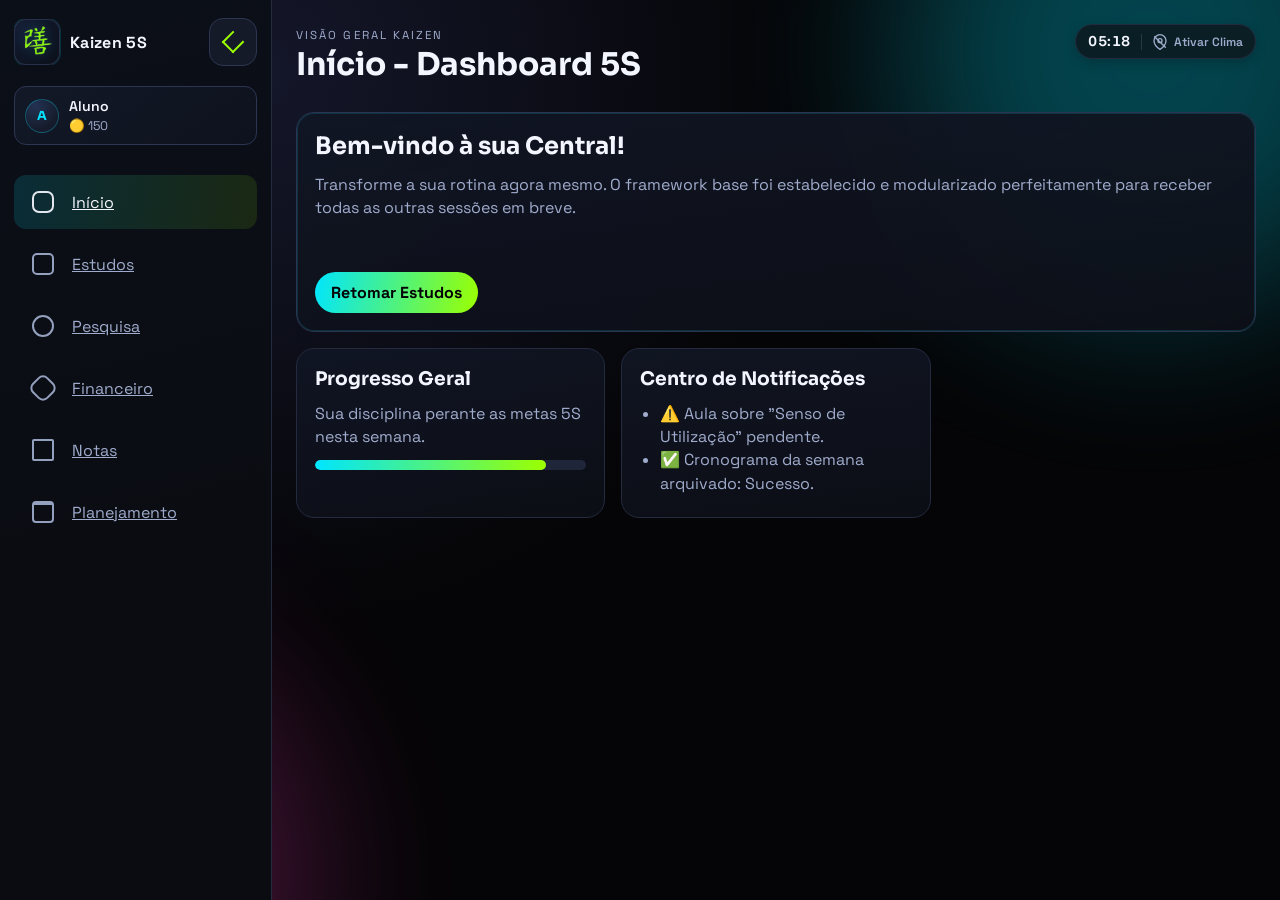
<file: index.html>
<!DOCTYPE html>
<html lang="pt-BR">
  <head>
    <meta charset="UTF-8" />
    <meta name="viewport" content="width=device-width, initial-scale=1.0" />
    <title>Kaizen 5S</title>
    <link rel="icon" type="image/svg+xml" href="assets/kaizen-favicon.svg" />
    <link rel="alternate icon" type="image/png" sizes="32x32" href="assets/kaizen-logo.png" />
    <link rel="apple-touch-icon" href="assets/kaizen-logo.png" />
    <link rel="preconnect" href="https://fonts.googleapis.com" />
    <link rel="preconnect" href="https://fonts.gstatic.com" crossorigin />
    <link
      href="https://fonts.googleapis.com/css2?family=Space+Grotesk:wght@400;500;600;700&family=Sora:wght@500;600;700&display=swap"
      rel="stylesheet"
    />
    <link rel="stylesheet" href="src/styles/styles.css" />
  </head>
  <body>
    <div class="bg-glow bg-glow--one" aria-hidden="true"></div>
    <div class="bg-glow bg-glow--two" aria-hidden="true"></div>

    <div class="app-shell" id="appShell">
      <aside class="sidebar is-open is-pinned" id="sidebar" aria-label="Barra lateral">
        <div class="sidebar__head">
          <div class="brand">
            <span class="brand__logo" aria-hidden="true">
              <img src="assets/kaizen-logo.png" alt="" class="brand__logo-img" />
            </span>
            <span class="brand__name">Kaizen 5S</span>
          </div>

          <button
            class="icon-btn icon-btn--pin"
            id="sidebarToggle"
            aria-label="Recuar ou expandir sidebar"
            aria-expanded="true"
            title="Recuar ou expandir sidebar"
          >
            <span class="pin-shape" aria-hidden="true"></span>
          </button>
        </div>

        <a href="src/pages/perfil.html" class="profile-card">
          <span class="profile-card__avatar" aria-hidden="true">A</span>
          <span class="profile-card__meta">
            <span class="profile-card__name">Aluno</span>
            <span class="profile-card__coins">🟡 150</span>
          </span>
        </a>

        <nav class="sidebar__nav" aria-label="Areas">
          <a href="index.html" class="nav-item is-active">
            <span class="nav-icon nav-icon--home" aria-hidden="true"></span>
            <span class="nav-text">Início</span>
          </a>
          <a href="src/pages/estudos.html" class="nav-item">
            <span class="nav-icon nav-icon--study" aria-hidden="true"></span>
            <span class="nav-text">Estudos</span>
          </a>
          <a href="src/pages/pesquisa.html" class="nav-item">
            <span class="nav-icon nav-icon--research" aria-hidden="true"></span>
            <span class="nav-text">Pesquisa</span>
          </a>
          <a href="src/pages/financeiro.html" class="nav-item">
            <span class="nav-icon nav-icon--finance" aria-hidden="true"></span>
            <span class="nav-text">Financeiro</span>
          </a>
          <a href="src/pages/notas.html" class="nav-item">
            <span class="nav-icon nav-icon--notes" aria-hidden="true"></span>
            <span class="nav-text">Notas</span>
          </a>
          <a href="src/pages/planejamento.html" class="nav-item">
            <span class="nav-icon nav-icon--calendar" aria-hidden="true"></span>
            <span class="nav-text">Planejamento</span>
          </a>
        </nav>
      </aside>

      <main class="main-panel">
        <header class="topbar">
          <div class="topbar__title-wrap">
            <p class="eyebrow">Visão Geral Kaizen</p>
            <h1>Início - Dashboard 5S</h1>
          </div>
        </header>

        <section class="dashboard-grid" aria-label="Visao geral da plataforma">
          <article class="panel-card panel-card--feature">
            <h2>Bem-vindo à sua Central!</h2>
            <p>
              Transforme a sua rotina agora mesmo. O framework base foi estabelecido e modularizado perfeitamente para receber todas as outras sessões em breve.
            </p>
            <a href="src/pages/estudos.html" class="cta cta--linkblock">Retomar Estudos</a>
          </article>

          <article class="panel-card">
            <h3>Progresso Geral</h3>
            <p>Sua disciplina perante as metas 5S nesta semana.</p>
            <div class="progress-track" aria-label="Progresso semanal">
              <span class="progress-fill--85"></span>
            </div>
          </article>

          <article class="panel-card">
            <h3>Centro de Notificações</h3>
            <ul>
              <li>⚠️ Aula sobre "Senso de Utilização" pendente.</li>
              <li>✅ Cronograma da semana arquivado: Sucesso.</li>
            </ul>
          </article>
        </section>
      </main>
    </div>

    <script src="src/scripts/script.js"></script>
  </body>
</html>
</file>
<file: src/styles/styles.css>
:root {
  --bg-main: #050507;
  --bg-panel: #0f1117;
  --bg-panel-strong: #121624;
  --line: #242b3f;
  --text-main: #f4f6ff;
  --text-soft: #a0accd;
  --neon-cyan: #00e5ff;
  --neon-lime: #9cff00;
  --neon-pink: #ff3ebf;
  --radius-lg: 18px;
  --radius-md: 12px;
  --sidebar-open: 272px;
  --sidebar-rail: 86px;
}

* {
  box-sizing: border-box;
}

html,
body {
  margin: 0;
  min-height: 100%;
}

body {
  font-family: "Space Grotesk", sans-serif;
  color: var(--text-main);
  background: radial-gradient(circle at 20% 8%, #14172a 0%, #050507 42%), var(--bg-main);
  overflow-x: hidden;
}

h1,
h2,
h3 {
  font-family: "Sora", sans-serif;
  margin: 0;
}

p {
  margin: 0;
}

ul {
  margin: 0;
  padding-left: 20px;
}

.bg-glow {
  position: fixed;
  z-index: 0;
  width: 40vw;
  height: 40vw;
  border-radius: 999px;
  filter: blur(88px);
  opacity: 0.28;
  pointer-events: none;
}

.bg-glow--one {
  background: var(--neon-cyan);
  top: -16vw;
  right: -10vw;
}

.bg-glow--two {
  background: var(--neon-pink);
  bottom: -18vw;
  left: -16vw;
}

.app-shell {
  --layout-sidebar-width: var(--sidebar-open);
  position: relative;
  z-index: 1;
  min-height: 100vh;
  display: grid;
  grid-template-columns: var(--layout-sidebar-width) minmax(0, 1fr);
  transition: grid-template-columns 280ms cubic-bezier(0.4, 0, 0.2, 1);
}

.sidebar {
  width: 100%;
  background: linear-gradient(165deg, #0b0f18 0%, #0a0c11 72%);
  border-right: 1px solid var(--line);
  padding: 18px 14px;
  display: flex;
  flex-direction: column;
  gap: 18px;
  overflow: hidden;
  transition: width 280ms cubic-bezier(0.4, 0, 0.2, 1), transform 280ms cubic-bezier(0.4, 0, 0.2, 1), box-shadow 280ms cubic-bezier(0.4, 0, 0.2, 1);
}

.sidebar__head {
  display: grid;
  grid-template-columns: minmax(0, 1fr) auto;
  align-items: center;
  gap: 12px;
  min-height: 48px;
}

.brand {
  display: inline-flex;
  align-items: center;
  gap: 10px;
  min-width: 0;
  min-height: 46px;
  height: 46px;
  max-width: 100%;
  overflow: hidden;
  white-space: nowrap;
  transition: opacity 150ms ease, transform 280ms cubic-bezier(0.4, 0, 0.2, 1);
}

.brand__logo {
  width: 46px;
  height: 46px;
  border-radius: 12px;
  display: inline-flex;
  align-items: center;
  justify-content: center;
  flex: 0 0 auto;
  position: relative;
}

.brand__logo::before {
  content: "";
  position: absolute;
  inset: 0;
  border-radius: 12px;
  background: radial-gradient(circle at 20% 20%, #151e36, #0b0f18);
  box-shadow: inset 0 0 0 1px #27304a, 0 0 0 1px rgba(0, 229, 255, 0.16);
  z-index: 0;
}

.brand__logo-img {
  width: 76%;
  height: 76%;
  object-fit: contain;
  filter: drop-shadow(0 0 6px rgba(0, 229, 255, 0.22));
  position: relative;
  z-index: 1;
  transform: translateY(-1px);
}

.brand__name {
  font-weight: 700;
  letter-spacing: 0.02em;
  white-space: nowrap;
}

.icon-btn,
.nav-item {
  cursor: pointer;
  border: 0;
  color: inherit;
  font: inherit;
}

.icon-btn {
  width: 48px;
  height: 48px;
  border-radius: 14px;
  background: #151a29;
  border: 1px solid #2d3651;
  display: inline-flex;
  align-items: center;
  justify-content: center;
  position: relative;
}

.icon-btn:hover,
.icon-btn:focus-visible {
  border-color: var(--neon-cyan);
  box-shadow: 0 0 0 1px rgba(0, 229, 255, 0.35);
}

.pin-shape {
  width: 16px;
  height: 16px;
  display: inline-block;
  border-left: 2px solid var(--neon-lime);
  border-right: 2px solid var(--neon-lime);
  border-bottom: 2px solid var(--neon-lime);
  transform: rotate(45deg);
}

.sidebar__nav {
  display: flex;
  flex-direction: column;
  gap: 8px;
  margin-top: 2px;
}

.profile-card {
  display: flex;
  align-items: center;
  gap: 10px;
  margin: 2px 0 10px;
  padding: 10px;
  min-height: 56px;
  border-radius: var(--radius-md);
  border: 1px solid #2b3652;
  background: linear-gradient(145deg, rgba(19, 25, 40, 0.96), rgba(14, 18, 30, 0.92));
  color: var(--text-main);
  text-decoration: none;
  transition: background-color 170ms ease, border-color 170ms ease, transform 170ms ease;
}

.profile-card:hover,
.profile-card:focus-visible {
  background: linear-gradient(145deg, rgba(22, 30, 48, 0.98), rgba(16, 22, 36, 0.94));
  border-color: rgba(0, 229, 255, 0.36);
  transform: translateY(-1px);
}

.profile-card.is-active {
  border-color: rgba(0, 229, 255, 0.4);
  box-shadow: inset 0 0 0 1px rgba(0, 229, 255, 0.18);
}

.profile-card__avatar {
  width: 34px;
  height: 34px;
  border-radius: 999px;
  border: 1px solid rgba(0, 229, 255, 0.28);
  background: radial-gradient(circle at 30% 20%, #233253, #151b2a 70%);
  display: inline-flex;
  align-items: center;
  justify-content: center;
  font-family: "Sora", sans-serif;
  font-size: 0.78rem;
  font-weight: 700;
  color: var(--neon-cyan);
  flex: 0 0 auto;
}

.profile-card__meta {
  min-width: 0;
  display: flex;
  flex-direction: column;
  gap: 3px;
}

.profile-card__name {
  white-space: nowrap;
  overflow: hidden;
  text-overflow: ellipsis;
  font-size: 0.88rem;
  font-weight: 600;
  transition: opacity 150ms ease, transform 280ms cubic-bezier(0.4, 0, 0.2, 1);
}

.profile-card__coins {
  color: var(--text-soft);
  font-size: 0.78rem;
  white-space: nowrap;
  transition: opacity 150ms ease, transform 280ms cubic-bezier(0.4, 0, 0.2, 1);
}

.nav-item {
  height: 54px;
  width: 100%;
  border-radius: var(--radius-md);
  background: transparent;
  padding: 0;
  display: grid;
  grid-template-columns: calc(var(--sidebar-rail) - 28px) minmax(0, 1fr);
  align-items: center;
  gap: 0;
  text-align: left;
  color: var(--text-soft);
  position: relative;
  transition: background-color 170ms ease, color 170ms ease;
}

.nav-item::before,
.icon-btn::before {
  content: "";
  position: absolute;
  inset: -4px;
}

.nav-item:hover,
.nav-item.is-active {
  color: var(--text-main);
  background: linear-gradient(96deg, rgba(0, 229, 255, 0.14), rgba(156, 255, 0, 0.11));
}

.nav-icon {
  width: 22px;
  height: 22px;
  border-radius: 7px;
  border: 2px solid currentColor;
  opacity: 0.92;
  flex: 0 0 auto;
  justify-self: center;
}

.nav-text {
  white-space: nowrap;
  overflow: hidden;
  text-overflow: ellipsis;
  transition: opacity 150ms ease, transform 280ms cubic-bezier(0.4, 0, 0.2, 1);
  max-width: 180px;
}

.nav-icon--study {
  border-radius: 5px;
}

.nav-icon--research {
  border-radius: 999px;
}

.nav-icon--finance {
  transform: rotate(45deg);
}

.nav-icon--notes {
  border-radius: 2px;
}

.nav-icon--calendar {
  border-radius: 4px;
  border-top-width: 4px;
}

.main-panel {
  min-width: 0;
  padding: 24px;
  display: flex;
  flex-direction: column;
  gap: 24px;
}

.topbar {
  display: flex;
  align-items: center;
  min-height: 64px;
}

.eyebrow {
  color: var(--text-soft);
  text-transform: uppercase;
  font-size: 0.72rem;
  letter-spacing: 0.18em;
  margin-bottom: 3px;
}

.topbar h1 {
  font-size: clamp(1.4rem, 1rem + 1.2vw, 2.1rem);
}

.dashboard-grid {
  display: grid;
  grid-template-columns: repeat(12, minmax(0, 1fr));
  gap: 16px;
}

.panel-card {
  grid-column: span 4;
  border-radius: var(--radius-lg);
  border: 1px solid var(--line);
  background: linear-gradient(172deg, rgba(17, 22, 36, 0.95), rgba(13, 15, 23, 0.92));
  padding: 18px;
  display: flex;
  flex-direction: column;
  gap: 12px;
  min-height: 170px;
}

.panel-card p,
.panel-card li {
  color: var(--text-soft);
  line-height: 1.45;
}

.panel-card--feature {
  grid-column: span 12;
  min-height: 220px;
  border-color: #2b3450;
  box-shadow: inset 0 0 0 1px rgba(0, 229, 255, 0.15);
}

.cta {
  margin-top: auto;
  width: fit-content;
  background: linear-gradient(102deg, var(--neon-cyan), var(--neon-lime));
  color: #040407;
  border: 0;
  border-radius: 999px;
  padding: 10px 16px;
  font-weight: 700;
  cursor: pointer;
}

.cta--linkblock {
  text-decoration: none;
  display: inline-block;
  text-align: center;
}

.progress-track {
  height: 10px;
  width: 100%;
  border-radius: 999px;
  background: #1f263a;
  overflow: hidden;
}

.progress-track span {
  display: block;
  height: 100%;
  border-radius: inherit;
  background: linear-gradient(90deg, var(--neon-cyan), var(--neon-lime));
}

.progress-fill--85 {
  width: 85%;
}

.quick-capture-form--offset {
  margin-top: 24px;
}

.tasks-list__loading {
  color: var(--text-soft);
  font-size: 0.9rem;
  text-align: center;
  padding: 20px;
}

.subjects-grid__loading {
  color: var(--text-soft);
  font-size: 0.9rem;
}

.stats-grid--spaced {
  margin-top: 14px;
}

.stat-sub--top8 {
  margin-top: 8px;
}

.social-row--top12,
.mailbox-list--top12,
.timeline--top12 {
  margin-top: 12px;
}

.tag {
  display: inline-flex;
  width: fit-content;
  border-radius: 999px;
  border: 1px solid #2f3958;
  padding: 6px 10px;
  color: #dce4ff;
  font-size: 0.8rem;
  letter-spacing: 0.02em;
}

.topbar--planning {
  justify-content: space-between;
  gap: 14px;
  flex-wrap: wrap;
}

.btn-planning-add {
  border: 1px solid #2f3958;
  background: #141a2a;
  color: var(--text-main);
  border-radius: 999px;
  padding: 10px 14px;
  font-family: inherit;
  font-weight: 600;
  cursor: pointer;
  transition: border-color 170ms ease, transform 170ms ease;
}

.btn-planning-add:hover,
.btn-planning-add:focus-visible {
  border-color: var(--neon-cyan);
  transform: translateY(-1px);
}

.kanban-board {
  display: grid;
  grid-template-columns: repeat(3, minmax(0, 1fr));
  gap: 14px;
  width: 100%;
}

.kanban-column {
  border-radius: var(--radius-lg);
  border: 1px solid var(--line);
  background: linear-gradient(172deg, rgba(17, 22, 36, 0.95), rgba(13, 15, 23, 0.92));
  min-height: 420px;
  padding: 12px;
  display: flex;
  flex-direction: column;
  gap: 10px;
}

.kanban-column__head h2 {
  font-size: 1rem;
}

.kanban-dropzone {
  min-height: 320px;
  display: flex;
  flex-direction: column;
  gap: 10px;
  padding: 4px;
  border-radius: var(--radius-md);
  transition: background-color 150ms ease, box-shadow 170ms ease;
}

.kanban-dropzone.is-drag-over {
  background: rgba(0, 229, 255, 0.08);
  box-shadow: inset 0 0 0 1px rgba(0, 229, 255, 0.22);
}

.kanban-card {
  border: 1px solid #2b3652;
  border-radius: var(--radius-md);
  background: linear-gradient(145deg, rgba(19, 25, 40, 0.96), rgba(14, 18, 30, 0.92));
  padding: 10px;
  display: flex;
  justify-content: space-between;
  align-items: flex-start;
  gap: 10px;
  cursor: grab;
  -webkit-user-select: none;
  user-select: none;
  transition: transform 150ms ease, border-color 180ms ease, opacity 150ms ease;
}

.kanban-card:active {
  cursor: grabbing;
}

.kanban-card.is-dragging {
  opacity: 0.6;
  transform: scale(0.99);
}

.kanban-card.is-completed {
  border-color: rgba(156, 255, 0, 0.75);
  box-shadow: inset 0 0 0 1px rgba(156, 255, 0, 0.22);
}

.kanban-card__content {
  min-width: 0;
  display: flex;
  flex-direction: column;
  gap: 8px;
}

.kanban-card__title {
  font-size: 0.95rem;
  font-weight: 600;
  line-height: 1.35;
}

.kanban-card__tag {
  width: fit-content;
  border-radius: 999px;
  border: 1px solid #2f3958;
  padding: 4px 8px;
  color: var(--text-soft);
  font-size: 0.74rem;
  white-space: nowrap;
}

.kanban-card__remove {
  border: 0;
  background: transparent;
  color: var(--text-soft);
  font-size: 1rem;
  line-height: 1;
  cursor: pointer;
  padding: 2px;
}

.kanban-card__remove:hover,
.kanban-card__remove:focus-visible {
  color: var(--text-main);
}

.app-shell.is-sidebar-collapsed {
  --layout-sidebar-width: var(--sidebar-rail);
}

.sidebar.is-collapsed .nav-text,
.sidebar.is-collapsed .brand__name,
.sidebar.is-collapsed .profile-card__meta,
.sidebar.is-collapsed .profile-card__name,
.sidebar.is-collapsed .profile-card__coins {
  opacity: 0;
  max-width: 0;
  transform: translateX(-10px);
  pointer-events: none;
}

.sidebar.is-collapsed .profile-card {
  justify-content: center;
  align-items: center;
  margin: 2px 0 10px;
  padding: 10px;
  min-height: 56px;
}

.sidebar.is-collapsed .profile-card__meta {
  display: none;
}

.sidebar.is-collapsed .brand {
  opacity: 0;
  max-width: 0;
  pointer-events: none;
  transform: translateX(-8px);
}

.sidebar.is-collapsed .icon-btn {
  transform: translateX(-7px);
}

.app-shell.is-sidebar-hidden {
  --layout-sidebar-width: 0px;
}

.sidebar.is-floating {
  position: fixed;
  top: 0;
  left: 0;
  height: 100vh;
  transform: translateX(-108%);
  z-index: 20;
  box-shadow: 0 0 0 transparent;
}

.sidebar.is-floating.is-open {
  transform: translateX(0);
  box-shadow: 0 18px 38px rgba(0, 0, 0, 0.58);
}

@media (max-width: 980px) {
  .app-shell {
    grid-template-columns: minmax(0, 1fr);
  }

  .sidebar {
    position: fixed;
    top: 0;
    left: 0;
    height: 100vh;
    z-index: 20;
    transform: translateX(-108%);
    box-shadow: 0 0 0 transparent;
  }

  .sidebar.is-open {
    transform: translateX(0);
    box-shadow: 0 18px 38px rgba(0, 0, 0, 0.58);
  }

  .main-panel {
    width: 100%;
    padding: 18px;
  }

  .panel-card,
  .panel-card--feature {
    grid-column: span 12;
  }

  .kanban-board {
    grid-template-columns: 1fr;
  }

  .kanban-column {
    min-height: 0;
  }

  .kanban-dropzone {
    min-height: 180px;
  }
}

/* ==========================================
   3S: WIDGET COMBO (RELOGIO + CLIMA)
   ========================================== */
#widget-tempo-clima {
  position: fixed;
  top: 24px;
  right: 24px;
  z-index: 9999;
  display: inline-flex;
  align-items: center;
  gap: 10px;
  padding: 8px 12px;
  border: 1px solid var(--line);
  border-radius: 999px;
  background: rgba(15, 17, 23, 0.72);
  -webkit-backdrop-filter: blur(10px);
  backdrop-filter: blur(10px);
  box-shadow: 0 4px 12px rgba(0, 0, 0, 0.2);
  transition: opacity 0.2s ease, transform 0.2s ease;
}

#widget-tempo-clima.widget-hidden {
  opacity: 0;
  pointer-events: none;
  transform: translateY(-8px);
}

.widget-clock {
  font-family: "Sora", sans-serif;
  font-size: 0.85rem;
  font-weight: 600;
  color: var(--text-main);
  letter-spacing: 0.04em;
  font-variant-numeric: tabular-nums;
}

.widget-weather {
  display: inline-flex;
  align-items: center;
  gap: 6px;
  padding-left: 10px;
  border-left: 1px solid rgba(255, 255, 255, 0.12);
}

.weather-inline-icon {
  display: inline-flex;
  width: 16px;
  height: 16px;
  color: var(--neon-cyan);
}

.weather-inline-icon svg {
  width: 16px;
  height: 16px;
}

.weather-temp {
  font-family: "Space Grotesk", sans-serif;
  font-size: 0.85rem;
  font-weight: 600;
  color: var(--text-main);
}

.btn-weather-activate {
  background: transparent;
  border: 0;
  color: var(--text-soft);
  font-family: inherit;
  font-size: 0.75rem;
  font-weight: 600;
  padding: 0;
  cursor: pointer;
  line-height: 1;
  transition: color 0.2s ease;
}

.btn-weather-activate:hover {
  color: var(--neon-cyan);
}

@media (max-width: 980px) {
  #widget-tempo-clima {
    top: 12px;
    right: 12px;
    gap: 8px;
    padding: 7px 10px;
  }

  .widget-clock {
    font-size: 0.8rem;
  }

  .weather-temp {
    font-size: 0.8rem;
  }

  .btn-weather-activate {
    font-size: 0.7rem;
  }
}

.finance-dashboard {
  display: flex;
  flex-direction: column;
  gap: 16px;
}

.finance-top {
  display: grid;
  grid-template-columns: minmax(220px, 300px) minmax(0, 1fr);
  gap: 16px;
}

.finance-filters {
  min-height: 0;
}

.finance-filters h2 {
  font-size: 1.1rem;
}

.filter-group {
  display: flex;
  gap: 8px;
  flex-wrap: wrap;
}

.filter-btn {
  border: 1px solid #2f3958;
  background: #141a2a;
  color: var(--text-main);
  border-radius: 999px;
  padding: 8px 14px;
  font-family: inherit;
  font-weight: 600;
  cursor: pointer;
  transition: border-color 180ms ease, background-color 180ms ease, transform 180ms ease;
}

.filter-btn:hover,
.filter-btn:focus-visible {
  border-color: var(--neon-cyan);
}

.filter-btn.is-active {
  background: linear-gradient(102deg, rgba(0, 229, 255, 0.22), rgba(156, 255, 0, 0.18));
  border-color: rgba(0, 229, 255, 0.48);
}

.summary-grid {
  display: grid;
  grid-template-columns: repeat(3, minmax(0, 1fr));
  gap: 16px;
}

.finance-summary-card {
  min-height: 0;
  gap: 8px;
}

.summary-label {
  color: var(--text-soft);
  font-size: 0.84rem;
  letter-spacing: 0.04em;
  text-transform: uppercase;
}

.finance-summary-card strong {
  font-size: clamp(1.2rem, 1rem + 0.9vw, 1.8rem);
}

.finance-summary-card--saldo {
  border-color: #2b3450;
  box-shadow: inset 0 0 0 1px rgba(0, 229, 255, 0.15);
}

.finance-summary-card--entrada strong {
  color: var(--neon-lime);
}

.finance-summary-card--saida strong {
  color: var(--neon-pink);
}

.finance-chart-card {
  min-height: 0;
  gap: 14px;
}

.finance-chart-card__head {
  display: flex;
  align-items: center;
  justify-content: space-between;
  gap: 8px;
}

.finance-chart-wrap {
  width: 100%;
  min-height: 260px;
  max-height: 360px;
  display: flex;
  align-items: center;
  justify-content: center;
}

.finance-chart-wrap canvas {
  max-width: 100%;
  max-height: 340px;
}

.finance-quadrants {
  display: grid;
  grid-template-columns: repeat(4, minmax(0, 1fr));
  gap: 16px;
}

.quadrant-card {
  min-height: 310px;
  gap: 10px;
}

.quadrant-card__head {
  display: flex;
  align-items: center;
  justify-content: space-between;
  gap: 10px;
}

.quadrant-card__head h3 {
  font-size: 1rem;
}

.quick-add-btn {
  width: 30px;
  height: 30px;
  border-radius: 8px;
  border: 1px solid #2f3958;
  background: #13192a;
  color: var(--text-main);
  font-size: 1.1rem;
  line-height: 1;
  cursor: pointer;
}

.quick-add-btn:hover,
.quick-add-btn:focus-visible {
  border-color: var(--neon-cyan);
  box-shadow: 0 0 0 1px rgba(0, 229, 255, 0.32);
}

.quadrant-total {
  font-weight: 700;
  font-size: 1.1rem;
  color: #dce4ff;
}

.quadrant-list {
  list-style: none;
  padding: 0;
  margin: 0;
  display: flex;
  flex-direction: column;
  gap: 8px;
  max-height: 210px;
  overflow-y: auto;
  padding-right: 4px;
}

.quadrant-list li {
  border: 1px solid #28314a;
  border-radius: 10px;
  padding: 10px;
  display: grid;
  grid-template-columns: minmax(0, 1fr) auto;
  align-items: center;
  gap: 8px;
  background: rgba(16, 20, 32, 0.85);
}

.item-meta {
  min-width: 0;
}

.item-name {
  display: block;
  font-weight: 600;
  color: var(--text-main);
  white-space: nowrap;
  overflow: hidden;
  text-overflow: ellipsis;
}

.item-value {
  color: var(--text-soft);
  font-size: 0.92rem;
}

.item-actions {
  display: inline-flex;
  align-items: center;
  gap: 6px;
}

.item-action-btn {
  width: 28px;
  height: 28px;
  border-radius: 8px;
  border: 1px solid #2f3958;
  background: #141a2a;
  color: var(--text-main);
  display: inline-flex;
  align-items: center;
  justify-content: center;
  cursor: pointer;
  position: relative;
}

.item-action-btn:hover,
.item-action-btn:focus-visible {
  border-color: var(--neon-cyan);
}

.item-note-btn::after {
  content: attr(data-note);
  position: absolute;
  left: 50%;
  bottom: calc(100% + 8px);
  transform: translateX(-50%);
  width: 180px;
  padding: 8px;
  border-radius: 8px;
  background: #0d121f;
  border: 1px solid #2f3958;
  color: var(--text-main);
  font-size: 0.76rem;
  line-height: 1.35;
  text-align: left;
  opacity: 0;
  pointer-events: none;
  transition: opacity 140ms ease;
  z-index: 4;
}

.item-note-btn:hover::after,
.item-note-btn:focus-visible::after {
  opacity: 1;
}

.quadrant-empty {
  border: 1px dashed #313d5e;
  border-radius: 10px;
  padding: 10px;
  color: var(--text-soft);
  text-align: center;
  font-size: 0.88rem;
}

@media (max-width: 1280px) {
  .finance-top {
    grid-template-columns: 1fr;
  }

  .finance-quadrants {
    grid-template-columns: repeat(2, minmax(0, 1fr));
  }
}

@media (max-width: 720px) {
  .summary-grid,
  .finance-quadrants {
    grid-template-columns: 1fr;
  }

  .finance-chart-wrap {
    min-height: 220px;
  }

  .quadrant-list {
    max-height: 190px;
  }
}

.auth-body {
  margin: 0;
  min-height: 100vh;
}

.auth-shell {
  position: relative;
  z-index: 1;
  min-height: 100vh;
  padding: 24px;
  display: flex;
  align-items: center;
  justify-content: center;
}

.auth-box {
  width: min(440px, 100%);
  border-radius: var(--radius-lg);
  border: 1px solid #2b3450;
  background: linear-gradient(175deg, rgba(17, 22, 36, 0.95), rgba(12, 15, 22, 0.93));
  box-shadow: inset 0 0 0 1px rgba(0, 229, 255, 0.12);
  padding: 22px;
  display: flex;
  flex-direction: column;
  gap: 16px;
}

.auth-brand {
  display: flex;
  flex-direction: column;
  align-items: center;
  text-align: center;
  gap: 8px;
}

.auth-brand h1 {
  font-size: 1.5rem;
}

.auth-brand p {
  color: var(--text-soft);
  font-size: 0.94rem;
}

.auth-form {
  display: flex;
  flex-direction: column;
  gap: 10px;
}

.auth-form h2 {
  font-size: 1.1rem;
  margin-bottom: 4px;
}

.auth-form label {
  font-size: 0.9rem;
  color: var(--text-soft);
}

.auth-form input[type="email"],
.auth-form input[type="password"] {
  width: 100%;
  border: 1px solid #2f3958;
  background: #11182a;
  color: var(--text-main);
  border-radius: 10px;
  padding: 11px 12px;
  font: inherit;
}

.auth-form input:focus-visible {
  outline: none;
  border-color: var(--neon-cyan);
  box-shadow: 0 0 0 1px rgba(0, 229, 255, 0.3);
}

.terms-wrap {
  margin-top: 2px;
}

.terms-wrap.is-hidden {
  display: none;
}

.terms-checkbox {
  display: flex;
  align-items: flex-start;
  gap: 8px;
  color: var(--text-soft);
  font-size: 0.86rem;
  line-height: 1.4;
}

.terms-checkbox input {
  margin-top: 2px;
}

.link-btn {
  border: 0;
  background: transparent;
  color: var(--neon-cyan);
  cursor: pointer;
  font: inherit;
  padding: 0;
  text-decoration: underline;
}

.auth-feedback {
  min-height: 18px;
  margin: 2px 0;
  font-size: 0.84rem;
}

.auth-feedback--error {
  color: #ff8cae;
}

.auth-feedback--success {
  color: var(--neon-lime);
}

.auth-submit-btn,
.auth-toggle-btn {
  border: 1px solid #2f3958;
  border-radius: 999px;
  font: inherit;
  font-weight: 600;
  cursor: pointer;
}

.auth-submit-btn {
  margin-top: 4px;
  padding: 10px 14px;
  background: linear-gradient(102deg, var(--neon-cyan), var(--neon-lime));
  color: #040407;
  border-color: transparent;
}

.auth-submit-btn:disabled {
  opacity: 0.72;
  cursor: wait;
}

.auth-toggle-btn {
  padding: 9px 14px;
  background: #151a29;
  color: var(--text-main);
}

.auth-toggle-btn:hover,
.auth-toggle-btn:focus-visible {
  border-color: var(--neon-cyan);
}

.terms-modal {
  position: fixed;
  inset: 0;
  background: rgba(6, 8, 13, 0.74);
  z-index: 50;
  display: flex;
  align-items: center;
  justify-content: center;
  padding: 20px;
}

.terms-modal.is-hidden {
  display: none;
}

.terms-modal__content {
  width: min(660px, 100%);
  max-height: 82vh;
  overflow: hidden;
  border-radius: 14px;
  border: 1px solid #2b3450;
  background: #0f131f;
  display: flex;
  flex-direction: column;
}

.terms-modal__header {
  padding: 14px 16px;
  border-bottom: 1px solid #27314b;
  display: flex;
  align-items: center;
  justify-content: space-between;
  gap: 12px;
}

.terms-modal__header h3 {
  font-size: 1rem;
}

.terms-modal__close {
  width: 30px;
  height: 30px;
  border-radius: 8px;
  border: 1px solid #2f3958;
  background: #161d30;
  color: var(--text-main);
  font-size: 1.1rem;
  cursor: pointer;
}

.terms-modal__body {
  padding: 16px;
  overflow-y: auto;
  color: var(--text-soft);
  display: flex;
  flex-direction: column;
  gap: 12px;
  line-height: 1.5;
}
</file>
